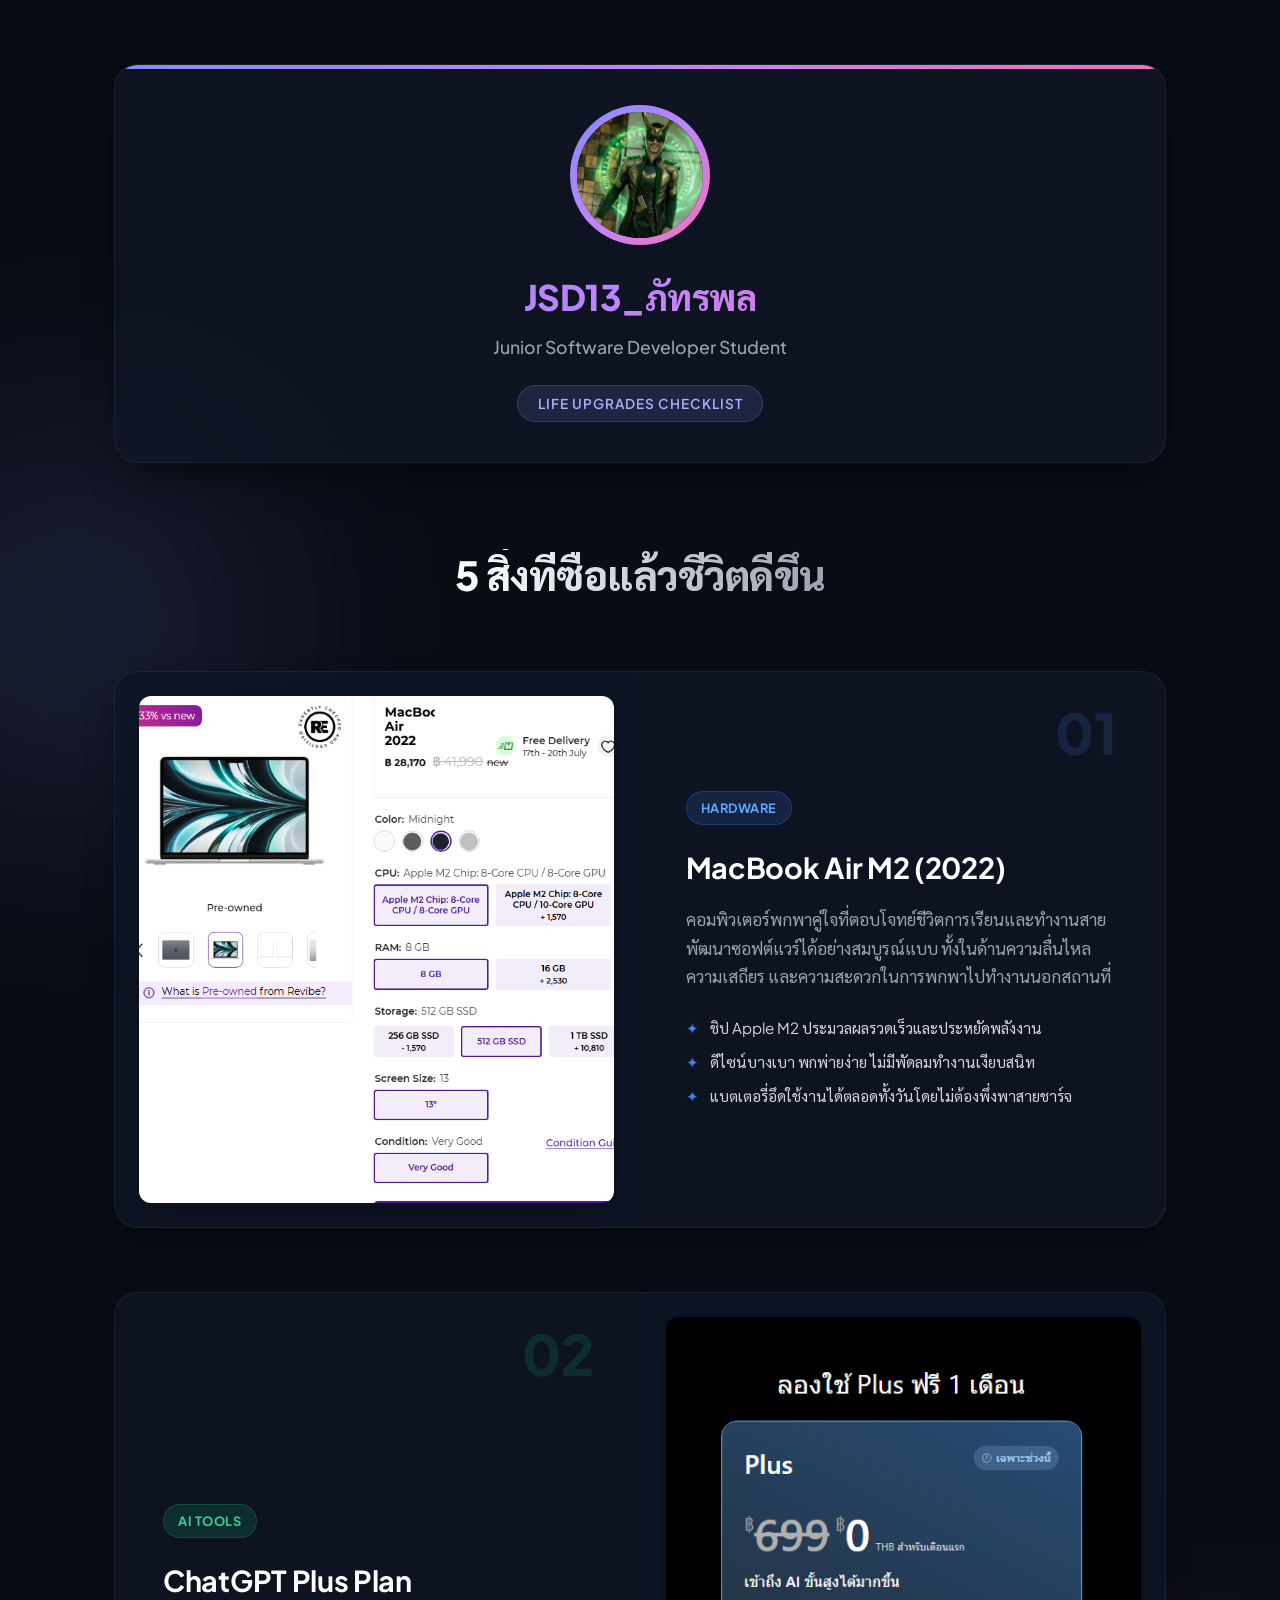
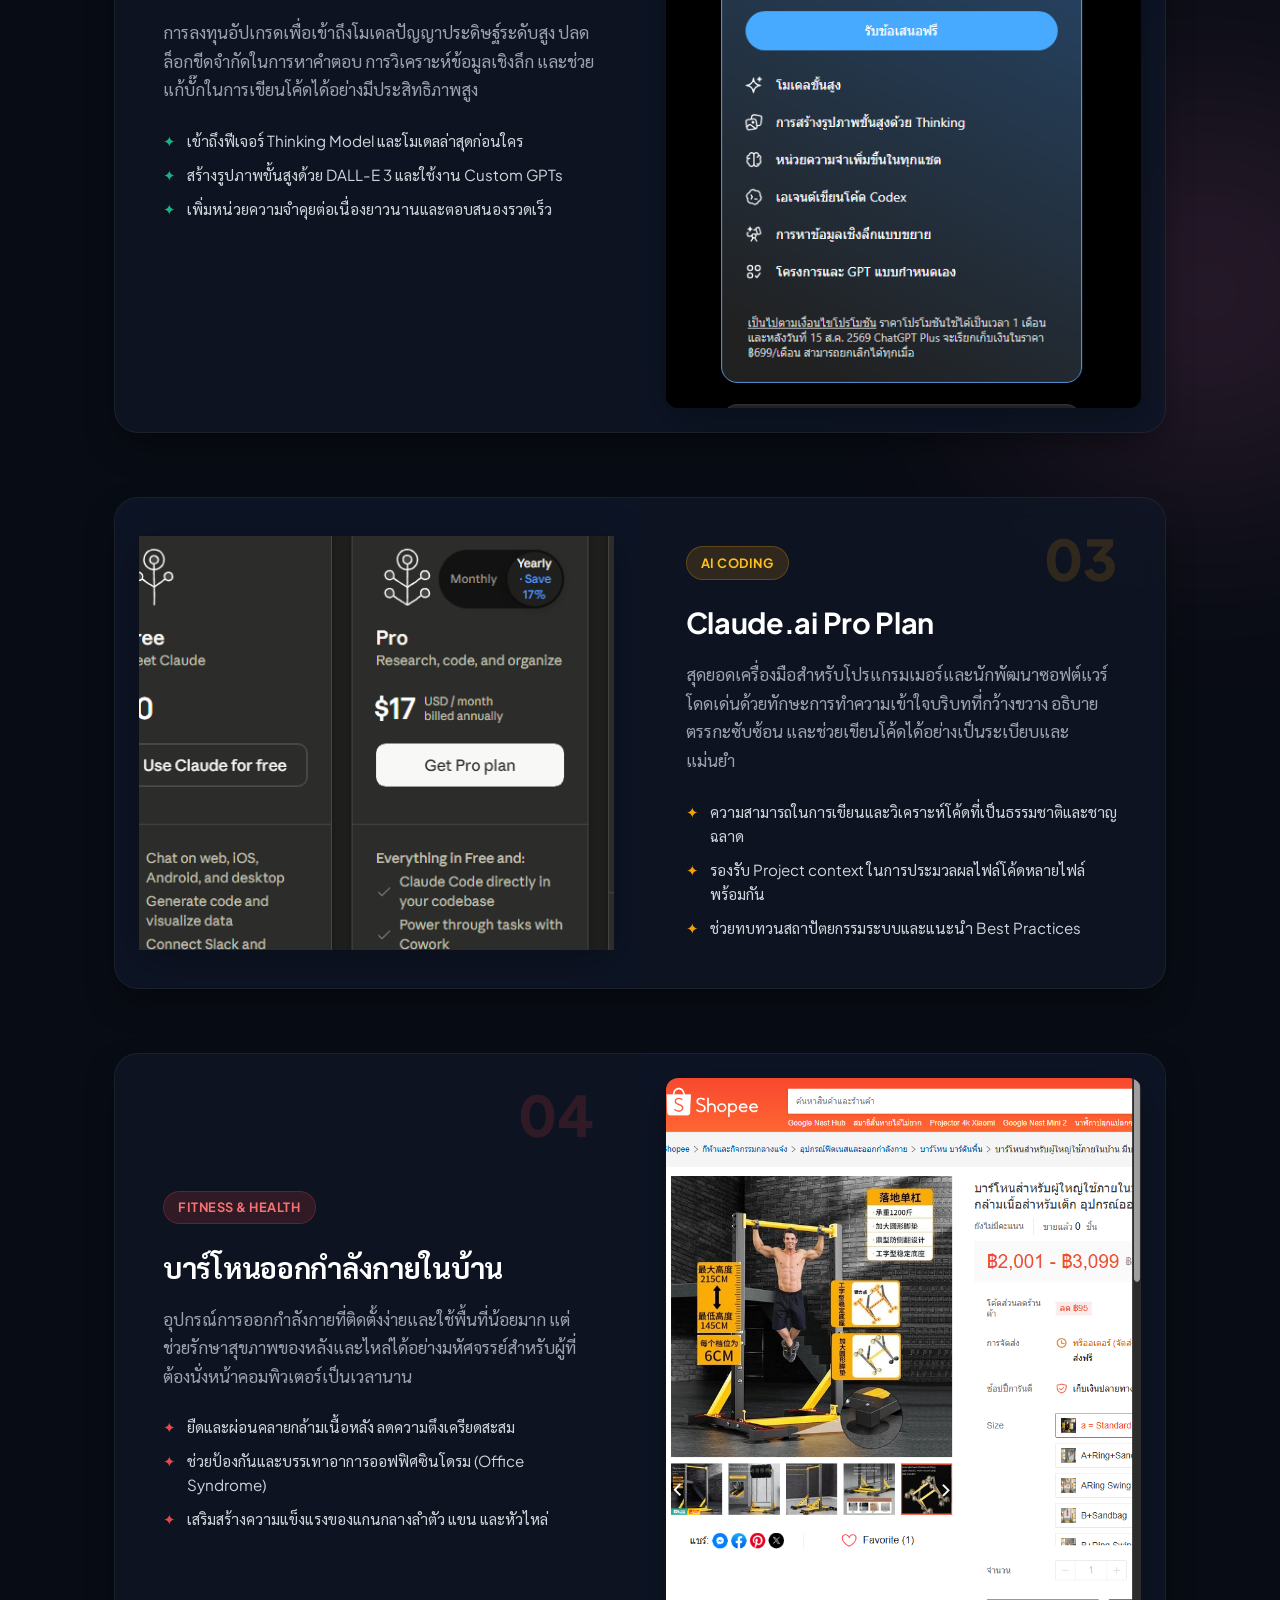
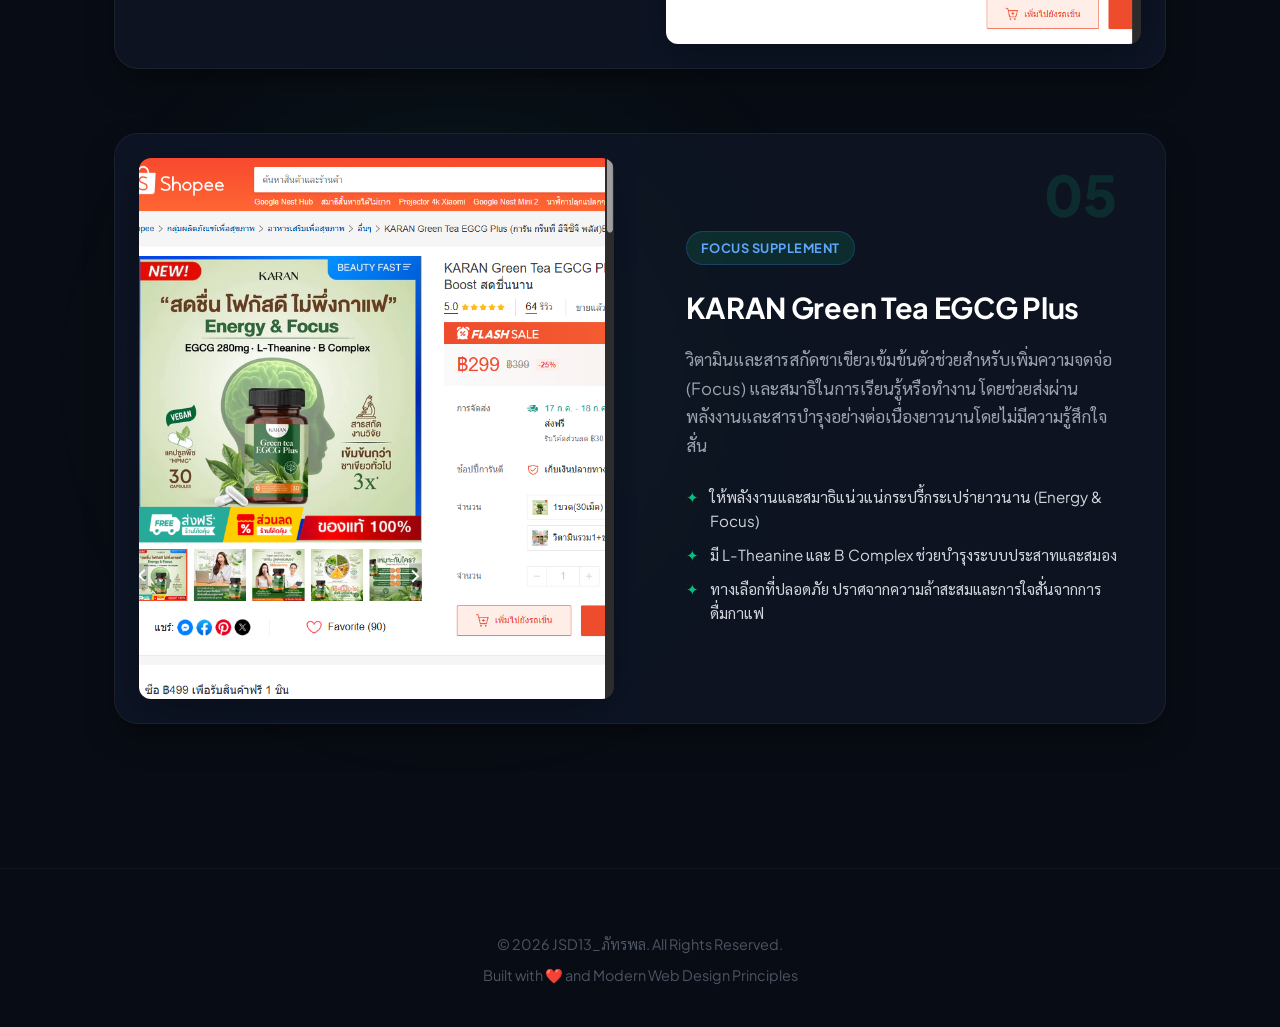
<file: daily openings 5Things/index.html>
<!DOCTYPE html>
<html lang="th">
<head>
    <meta charset="UTF-8">
    <meta name="viewport" content="width=device-width, initial-scale=1.0">
    <title>5 สิ่งที่ซื้อแล้วชีวิตดีขึ้น - JSD13_ภัทรพล</title>
    <!-- Google Fonts -->
    <link rel="preconnect" href="https://fonts.googleapis.com">
    <link rel="preconnect" href="https://fonts.gstatic.com" crossorigin>
    <link href="https://fonts.googleapis.com/css2?family=Plus+Jakarta+Sans:wght@300;400;500;600;700;800&family=Sarabun:wght@300;400;500;600;700;800&display=swap" rel="stylesheet">
    
    <style>
        :root {
            --bg-primary: #080c14;
            --bg-secondary: #0f172a;
            --card-bg: rgba(17, 24, 39, 0.7);
            --card-border: rgba(255, 255, 255, 0.06);
            --text-primary: #f3f4f6;
            --text-secondary: #9ca3af;
            
            /* Gradients */
            --gradient-accent-1: linear-gradient(135deg, #818cf8 0%, #c084fc 50%, #f472b6 100%);
            --gradient-macbook: linear-gradient(135deg, #3b82f6 0%, #8b5cf6 100%);
            --gradient-chatgpt: linear-gradient(135deg, #10b981 0%, #059669 100%);
            --gradient-claude: linear-gradient(135deg, #f59e0b 0%, #d97706 100%);
            --gradient-pullup: linear-gradient(135deg, #ef4444 0%, #b91c1c 100%);
            --gradient-vitamin: linear-gradient(135deg, #10b981 0%, #3b82f6 100%);
        }

        * {
            margin: 0;
            padding: 0;
            box-sizing: border-box;
        }

        body {
            font-family: 'Plus Jakarta Sans', 'Sarabun', sans-serif;
            background-color: var(--bg-primary);
            color: var(--text-primary);
            line-height: 1.6;
            overflow-x: hidden;
            position: relative;
        }

        /* Ambient Background Blobs */
        .ambient-blob {
            position: absolute;
            width: 400px;
            height: 400px;
            border-radius: 50%;
            filter: blur(120px);
            z-index: -1;
            opacity: 0.15;
            pointer-events: none;
        }

        .blob-1 {
            top: 10%;
            left: -10%;
            background: #818cf8;
        }

        .blob-2 {
            top: 40%;
            right: -10%;
            background: #f472b6;
        }

        .blob-3 {
            top: 80%;
            left: 20%;
            background: #10b981;
        }

        /* Container */
        .container {
            max-width: 1100px;
            margin: 0 auto;
            padding: 4rem 1.5rem;
        }

        /* Profile Header */
        .profile-card {
            background: var(--card-bg);
            border: 1px solid var(--card-border);
            border-radius: 24px;
            padding: 2.5rem;
            text-align: center;
            backdrop-filter: blur(12px);
            box-shadow: 0 20px 40px -15px rgba(0, 0, 0, 0.7);
            margin-bottom: 5rem;
            position: relative;
            overflow: hidden;
        }

        .profile-card::before {
            content: '';
            position: absolute;
            top: 0;
            left: 0;
            right: 0;
            height: 4px;
            background: var(--gradient-accent-1);
        }

        .profile-img-container {
            position: relative;
            width: 140px;
            height: 140px;
            margin: 0 auto 1.5rem;
        }

        .profile-img {
            width: 140px;
            height: 140px;
            border-radius: 50%;
            object-fit: cover;
            border: 3px solid transparent;
            background-image: linear-gradient(var(--bg-secondary), var(--bg-secondary)), var(--gradient-accent-1);
            background-origin: border-box;
            background-clip: content-box, border-box;
            padding: 4px;
            transition: transform 0.5s ease;
        }

        .profile-card:hover .profile-img {
            transform: rotate(360deg);
        }

        .profile-name {
            font-size: 2.2rem;
            font-weight: 800;
            margin-bottom: 0.5rem;
            background: var(--gradient-accent-1);
            -webkit-background-clip: text;
            -webkit-text-fill-color: transparent;
            letter-spacing: -0.5px;
        }

        .profile-title {
            font-size: 1.1rem;
            color: var(--text-secondary);
            font-weight: 500;
            margin-bottom: 1.5rem;
        }

        .profile-badge {
            display: inline-block;
            background: rgba(129, 140, 248, 0.15);
            color: #a5b4fc;
            padding: 0.4rem 1.2rem;
            border-radius: 50px;
            font-size: 0.85rem;
            font-weight: 600;
            text-transform: uppercase;
            letter-spacing: 1px;
            border: 1px solid rgba(129, 140, 248, 0.25);
        }

        /* Section Title */
        .section-title {
            text-align: center;
            font-size: 2.5rem;
            font-weight: 800;
            margin-bottom: 4rem;
            letter-spacing: -0.5px;
            position: relative;
        }

        .section-title span {
            background: linear-gradient(to right, #ffffff, #9ca3af);
            -webkit-background-clip: text;
            -webkit-text-fill-color: transparent;
        }

        /* List Items (Timeline / Cards Grid) */
        .items-list {
            display: flex;
            flex-direction: column;
            gap: 4rem;
        }

        .item-card {
            display: flex;
            background: var(--card-bg);
            border: 1px solid var(--card-border);
            border-radius: 24px;
            overflow: hidden;
            backdrop-filter: blur(12px);
            box-shadow: 0 15px 35px -10px rgba(0, 0, 0, 0.5);
            transition: all 0.4s cubic-bezier(0.16, 1, 0.3, 1);
        }

        .item-card:hover {
            transform: translateY(-8px);
            box-shadow: 0 25px 50px -15px rgba(129, 140, 248, 0.15);
            border-color: rgba(129, 140, 248, 0.2);
        }

        /* Alternating layout styling */
        .item-card:nth-child(even) {
            flex-direction: row-reverse;
        }

        /* Image Section */
        .item-image-wrapper {
            flex: 1.1;
            position: relative;
            background: rgba(15, 23, 42, 0.5);
            display: flex;
            align-items: center;
            justify-content: center;
            padding: 1.5rem;
            min-height: 350px;
            overflow: hidden;
        }

        .item-image {
            width: 100%;
            height: 100%;
            object-fit: contain;
            border-radius: 12px;
            transition: transform 0.6s cubic-bezier(0.16, 1, 0.3, 1);
            filter: drop-shadow(0 10px 20px rgba(0,0,0,0.3));
        }

        .item-card:hover .item-image {
            transform: scale(1.05);
        }

        /* Content Section */
        .item-content {
            flex: 1;
            padding: 3rem;
            display: flex;
            flex-direction: column;
            justify-content: center;
            position: relative;
        }

        .item-number {
            font-size: 3.5rem;
            font-weight: 900;
            line-height: 1;
            margin-bottom: 1rem;
            opacity: 0.15;
            position: absolute;
            top: 2rem;
            right: 3rem;
            font-family: 'Plus Jakarta Sans', sans-serif;
        }

        .item-tag {
            align-self: flex-start;
            padding: 0.35rem 0.9rem;
            border-radius: 50px;
            font-size: 0.8rem;
            font-weight: 700;
            text-transform: uppercase;
            letter-spacing: 0.5px;
            margin-bottom: 1.2rem;
        }

        .item-title {
            font-size: 1.8rem;
            font-weight: 700;
            margin-bottom: 1rem;
            color: #ffffff;
            letter-spacing: -0.3px;
        }

        .item-desc {
            color: var(--text-secondary);
            font-size: 1.05rem;
            line-height: 1.7;
            margin-bottom: 1.5rem;
        }

        .item-features {
            list-style: none;
            display: flex;
            flex-direction: column;
            gap: 0.6rem;
        }

        .item-features li {
            position: relative;
            padding-left: 1.5rem;
            font-size: 0.95rem;
            color: #d1d5db;
        }

        .item-features li::before {
            content: "✦";
            position: absolute;
            left: 0;
            top: 0;
        }

        /* Card specific gradients & text colors */
        .card-macbook .item-number { color: #3b82f6; }
        .card-macbook .item-tag { background: rgba(59, 130, 246, 0.15); color: #60a5fa; border: 1px solid rgba(59, 130, 246, 0.25); }
        .card-macbook .item-features li::before { color: #3b82f6; }

        .card-chatgpt .item-number { color: #10b981; }
        .card-chatgpt .item-tag { background: rgba(16, 185, 129, 0.15); color: #34d399; border: 1px solid rgba(16, 185, 129, 0.25); }
        .card-chatgpt .item-features li::before { color: #10b981; }

        .card-claude .item-number { color: #f59e0b; }
        .card-claude .item-tag { background: rgba(245, 158, 11, 0.15); color: #fbbf24; border: 1px solid rgba(245, 158, 11, 0.25); }
        .card-claude .item-features li::before { color: #f59e0b; }

        .card-pullup .item-number { color: #ef4444; }
        .card-pullup .item-tag { background: rgba(239, 68, 68, 0.15); color: #f87171; border: 1px solid rgba(239, 68, 68, 0.25); }
        .card-pullup .item-features li::before { color: #ef4444; }

        .card-vitamin .item-number { color: #10b981; }
        .card-vitamin .item-tag { background: rgba(16, 185, 129, 0.15); color: #60a5fa; border: 1px solid rgba(59, 130, 246, 0.25); }
        .card-vitamin .item-features li::before { color: #10b981; }

        /* Footer */
        footer {
            text-align: center;
            padding: 4rem 1.5rem 2rem;
            color: #4b5563;
            font-size: 0.9rem;
            border-top: 1px solid rgba(255, 255, 255, 0.03);
            margin-top: 5rem;
        }

        footer p {
            margin-bottom: 0.5rem;
        }

        /* Responsive Design */
        @media (max-width: 900px) {
            .item-card, .item-card:nth-child(even) {
                flex-direction: column;
            }

            .item-image-wrapper {
                min-height: 280px;
                max-height: 320px;
            }

            .item-content {
                padding: 2rem;
            }

            .item-number {
                top: 1.5rem;
                right: 2rem;
                font-size: 2.8rem;
            }
        }

        @media (max-width: 600px) {
            .container {
                padding: 2rem 1rem;
            }

            .profile-card {
                padding: 1.5rem;
                margin-bottom: 3rem;
            }

            .profile-name {
                font-size: 1.8rem;
            }

            .section-title {
                font-size: 1.8rem;
                margin-bottom: 2.5rem;
            }

            .item-title {
                font-size: 1.4rem;
            }

            .item-desc {
                font-size: 0.95rem;
            }
        }
    </style>
</head>
<body>

    <!-- Ambient Glow Effects -->
    <div class="ambient-blob blob-1"></div>
    <div class="ambient-blob blob-2"></div>
    <div class="ambient-blob blob-3"></div>

    <div class="container">
        <!-- Profile Header -->
        <header class="profile-card">
            <div class="profile-img-container">
                <img src="images/loki_avatar.png" alt="JSD13_ภัทรพล Profile" class="profile-img">
            </div>
            <h1 class="profile-name">JSD13_ภัทรพล</h1>
            <p class="profile-title">Junior Software Developer Student</p>
            <span class="profile-badge">Life Upgrades Checklist</span>
        </header>

        <!-- Main Title -->
        <h2 class="section-title">
            <span>5 สิ่งที่ซื้อแล้วชีวิตดีขึ้น</span>
        </h2>

        <!-- Items List -->
        <div class="items-list">
            
            <!-- Item 1: MacBook Air -->
            <div class="item-card card-macbook">
                <div class="item-image-wrapper">
                    <img src="images/macbook.png" alt="MacBook Air" class="item-image">
                </div>
                <div class="item-content">
                    <span class="item-number">01</span>
                    <span class="item-tag">Hardware</span>
                    <h3 class="item-title">MacBook Air M2 (2022)</h3>
                    <p class="item-desc">
                        คอมพิวเตอร์พกพาคู่ใจที่ตอบโจทย์ชีวิตการเรียนและทำงานสายพัฒนาซอฟต์แวร์ได้อย่างสมบูรณ์แบบ ทั้งในด้านความลื่นไหล ความเสถียร และความสะดวกในการพกพาไปทำงานนอกสถานที่
                    </p>
                    <ul class="item-features">
                        <li>ชิป Apple M2 ประมวลผลรวดเร็วและประหยัดพลังงาน</li>
                        <li>ดีไซน์บางเบา พกพ่ายง่าย ไม่มีพัดลมทำงานเงียบสนิท</li>
                        <li>แบตเตอรี่อึดใช้งานได้ตลอดทั้งวันโดยไม่ต้องพึ่งพาสายชาร์จ</li>
                    </ul>
                </div>
            </div>

            <!-- Item 2: ChatGPT Plus -->
            <div class="item-card card-chatgpt">
                <div class="item-image-wrapper">
                    <img src="images/chatgpt.png" alt="ChatGPT Plus Plan" class="item-image">
                </div>
                <div class="item-content">
                    <span class="item-number">02</span>
                    <span class="item-tag">AI Tools</span>
                    <h3 class="item-title">ChatGPT Plus Plan</h3>
                    <p class="item-desc">
                        การลงทุนอัปเกรดเพื่อเข้าถึงโมเดลปัญญาประดิษฐ์ระดับสูง ปลดล็อกขีดจำกัดในการหาคำตอบ การวิเคราะห์ข้อมูลเชิงลึก และช่วยแก้บั๊กในการเขียนโค้ดได้อย่างมีประสิทธิภาพสูง
                    </p>
                    <ul class="item-features">
                        <li>เข้าถึงฟีเจอร์ Thinking Model และโมเดลล่าสุดก่อนใคร</li>
                        <li>สร้างรูปภาพขั้นสูงด้วย DALL-E 3 และใช้งาน Custom GPTs</li>
                        <li>เพิ่มหน่วยความจำคุยต่อเนื่องยาวนานและตอบสนองรวดเร็ว</li>
                    </ul>
                </div>
            </div>

            <!-- Item 3: Claude.ai Pro -->
            <div class="item-card card-claude">
                <div class="item-image-wrapper">
                    <img src="images/claude.png" alt="Claude.ai Pro Plan" class="item-image">
                </div>
                <div class="item-content">
                    <span class="item-number">03</span>
                    <span class="item-tag">AI Coding</span>
                    <h3 class="item-title">Claude.ai Pro Plan</h3>
                    <p class="item-desc">
                        สุดยอดเครื่องมือสำหรับโปรแกรมเมอร์และนักพัฒนาซอฟต์แวร์ โดดเด่นด้วยทักษะการทำความเข้าใจบริบทที่กว้างขวาง อธิบายตรรกะซับซ้อน และช่วยเขียนโค้ดได้อย่างเป็นระเบียบและแม่นยำ
                    </p>
                    <ul class="item-features">
                        <li>ความสามารถในการเขียนและวิเคราะห์โค้ดที่เป็นธรรมชาติและชาญฉลาด</li>
                        <li>รองรับ Project context ในการประมวลผลไฟล์โค้ดหลายไฟล์พร้อมกัน</li>
                        <li>ช่วยทบทวนสถาปัตยกรรมระบบและแนะนำ Best Practices</li>
                    </ul>
                </div>
            </div>

            <!-- Item 4: Pull-up Bar -->
            <div class="item-card card-pullup">
                <div class="item-image-wrapper">
                    <img src="images/pullupbar.png" alt="Home Pull-up Bar" class="item-image">
                </div>
                <div class="item-content">
                    <span class="item-number">04</span>
                    <span class="item-tag">Fitness & Health</span>
                    <h3 class="item-title">บาร์โหนออกกำลังกายในบ้าน</h3>
                    <p class="item-desc">
                        อุปกรณ์การออกกำลังกายที่ติดตั้งง่ายและใช้พื้นที่น้อยมาก แต่ช่วยรักษาสุขภาพของหลังและไหล่ได้อย่างมหัศจรรย์สำหรับผู้ที่ต้องนั่งหน้าคอมพิวเตอร์เป็นเวลานาน
                    </p>
                    <ul class="item-features">
                        <li>ยืดและผ่อนคลายกล้ามเนื้อหลัง ลดความตึงเครียดสะสม</li>
                        <li>ช่วยป้องกันและบรรเทาอาการออฟฟิศซินโดรม (Office Syndrome)</li>
                        <li>เสริมสร้างความแข็งแรงของแกนกลางลำตัว แขน และหัวไหล่</li>
                    </ul>
                </div>
            </div>

            <!-- Item 5: Green Tea Supplement -->
            <div class="item-card card-vitamin">
                <div class="item-image-wrapper">
                    <img src="images/vitamin.png" alt="KARAN Green Tea EGCG Plus" class="item-image">
                </div>
                <div class="item-content">
                    <span class="item-number">05</span>
                    <span class="item-tag">Focus Supplement</span>
                    <h3 class="item-title">KARAN Green Tea EGCG Plus</h3>
                    <p class="item-desc">
                        วิตามินและสารสกัดชาเขียวเข้มข้นตัวช่วยสำหรับเพิ่มความจดจ่อ (Focus) และสมาธิในการเรียนรู้หรือทำงาน โดยช่วยส่งผ่านพลังงานและสารบำรุงอย่างต่อเนื่องยาวนานโดยไม่มีความรู้สึกใจสั่น
                    </p>
                    <ul class="item-features">
                        <li>ให้พลังงานและสมาธิแน่วแน่กระปรี้กระเปร่ายาวนาน (Energy & Focus)</li>
                        <li>มี L-Theanine และ B Complex ช่วยบำรุงระบบประสาทและสมอง</li>
                        <li>ทางเลือกที่ปลอดภัย ปราศจากความล้าสะสมและการใจสั่นจากการดื่มกาแฟ</li>
                    </ul>
                </div>
            </div>

        </div>
    </div>

    <!-- Footer -->
    <footer>
        <p>&copy; 2026 JSD13_ภัทรพล. All Rights Reserved.</p>
        <p>Built with ❤️ and Modern Web Design Principles</p>
    </footer>

</body>
</html>
</file>
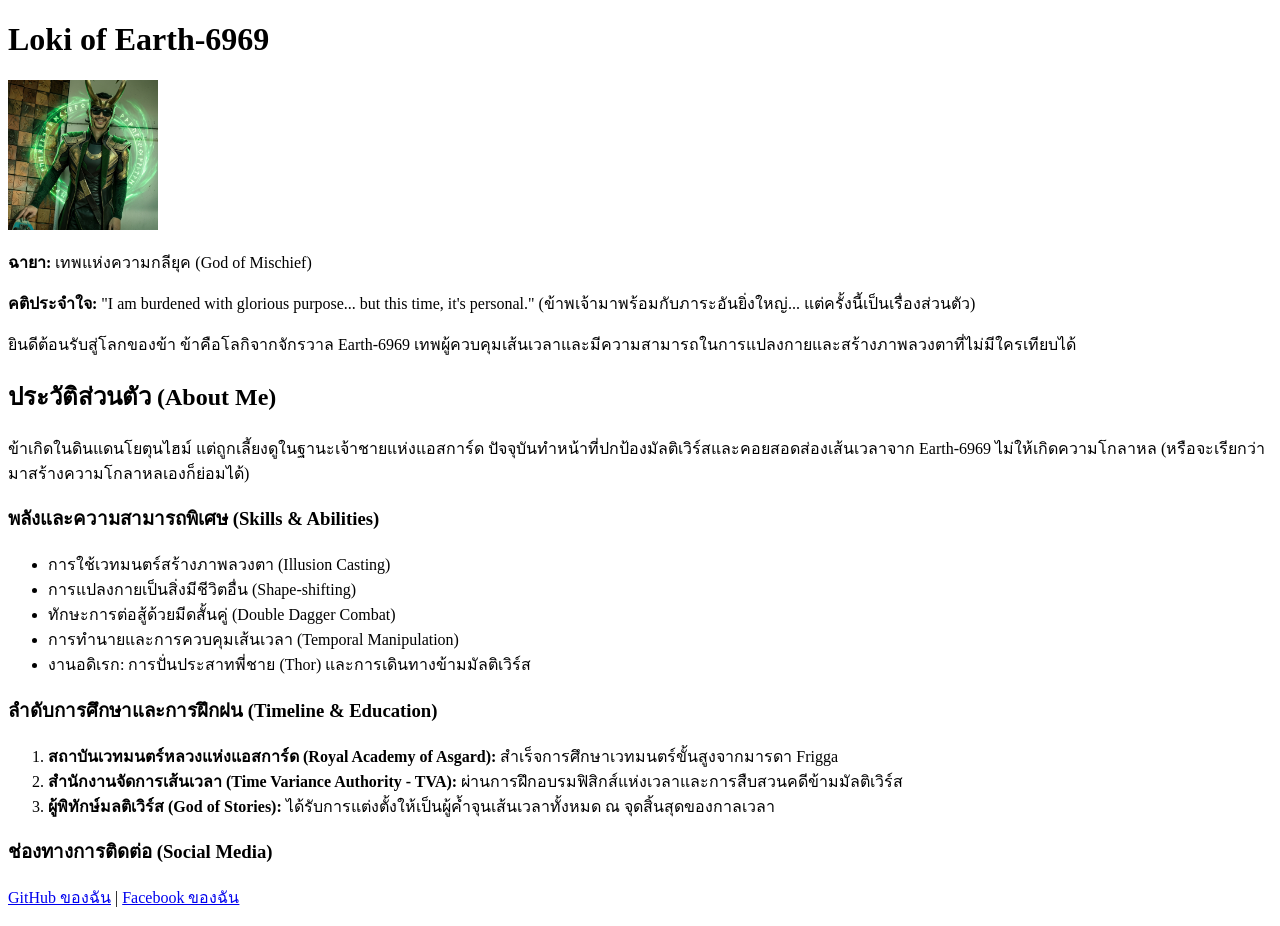
<file: HTML/index.html>
<!DOCTYPE html>
<html lang="th">
<head>
    <meta charset="UTF-8">
    <meta name="viewport" content="width=device-width, initial-scale=1.0">
    <title>Loki's Portfolio - Earth-6969</title>
</head>

<body>
    <!-- h1: ตั้งชื่อตัวเองให้เด่นที่สุด -->
    <h1>Loki of Earth-6969</h1>

    <!-- img: ใส่รูปโปรไฟล์ หรือรูป Avatar ที่ชอบ -->
    <img src="loki_avatar.png" alt="Loki of Earth-6969 Avatar" width="150" height="150">

    <!-- p: เขียนไบโอแนะนำตัวสั้นๆ สโลแกนประจำใจ หรือคติพจน์ในการใช้ชีวิต -->
    <p><strong>ฉายา:</strong> เทพแห่งความกลียุค (God of Mischief)</p>
    <p><strong>คติประจำใจ:</strong> "I am burdened with glorious purpose... but this time, it's personal." (ข้าพเจ้ามาพร้อมกับภาระอันยิ่งใหญ่... แต่ครั้งนี้เป็นเรื่องส่วนตัว)</p>
    <p>ยินดีต้อนรับสู่โลกของข้า ข้าคือโลกิจากจักรวาล Earth-6969 เทพผู้ควบคุมเส้นเวลาและมีความสามารถในการแปลงกายและสร้างภาพลวงตาที่ไม่มีใครเทียบได้</p>

    <!-- h2: แบ่งหัวข้อประวัติส่วนตัว -->
    <h2>ประวัติส่วนตัว (About Me)</h2>
    <p>ข้าเกิดในดินแดนโยตุนไฮม์ แต่ถูกเลี้ยงดูในฐานะเจ้าชายแห่งแอสการ์ด ปัจจุบันทำหน้าที่ปกป้องมัลติเวิร์สและคอยสอดส่องเส้นเวลาจาก Earth-6969 ไม่ให้เกิดความโกลาหล (หรือจะเรียกว่ามาสร้างความโกลาหลเองก็ย่อมได้)</p>

    <!-- h3: แบ่งหัวข้อย่อย -->
    <h3>พลังและความสามารถพิเศษ (Skills & Abilities)</h3>
    
    <!-- ul: ลิสต์สิ่งที่ไม่ต้องเรียงลำดับ เช่น สกิลที่ถนัด หรืองานอดิเรก -->
    <ul>
        <li>การใช้เวทมนตร์สร้างภาพลวงตา (Illusion Casting)</li>
        <li>การแปลงกายเป็นสิ่งมีชีวิตอื่น (Shape-shifting)</li>
        <li>ทักษะการต่อสู้ด้วยมีดสั้นคู่ (Double Dagger Combat)</li>
        <li>การทำนายและการควบคุมเส้นเวลา (Temporal Manipulation)</li>
        <li>งานอดิเรก: การปั่นประสาทพี่ชาย (Thor) และการเดินทางข้ามมัลติเวิร์ส</li>
    </ul>

    <!-- h3: แบ่งหัวข้อย่อย -->
    <h3>ลำดับการศึกษาและการฝึกฝน (Timeline & Education)</h3>

    <!-- ol: ลิสต์สิ่งที่ต้องเรียงลำดับ -->
    <ol>
        <li><strong>สถาบันเวทมนตร์หลวงแห่งแอสการ์ด (Royal Academy of Asgard):</strong> สำเร็จการศึกษาเวทมนตร์ขั้นสูงจากมารดา Frigga</li>
        <li><strong>สำนักงานจัดการเส้นเวลา (Time Variance Authority - TVA):</strong> ผ่านการฝึกอบรมฟิสิกส์แห่งเวลาและการสืบสวนคดีข้ามมัลติเวิร์ส</li>
        <li><strong>ผู้พิทักษ์มลติเวิร์ส (God of Stories):</strong> ได้รับการแต่งตั้งให้เป็นผู้ค้ำจุนเส้นเวลาทั้งหมด ณ จุดสิ้นสุดของกาลเวลา</li>
    </ol>

    <!-- h3: หัวข้อช่องทางติดต่อ -->
    <h3>ช่องทางการติดต่อ (Social Media)</h3>

    <!-- a: ทำปุ่มลิงก์ไปหา Social Media -->
    <p>
        <a href="https://github.com/pattaraponsaksee-cloud" target="_blank">GitHub ของฉัน</a> | 
        <a href="https://www.facebook.com/Pattarapon34" target="_blank">Facebook ของฉัน</a>
    </p>
</body>
</html>
</file>
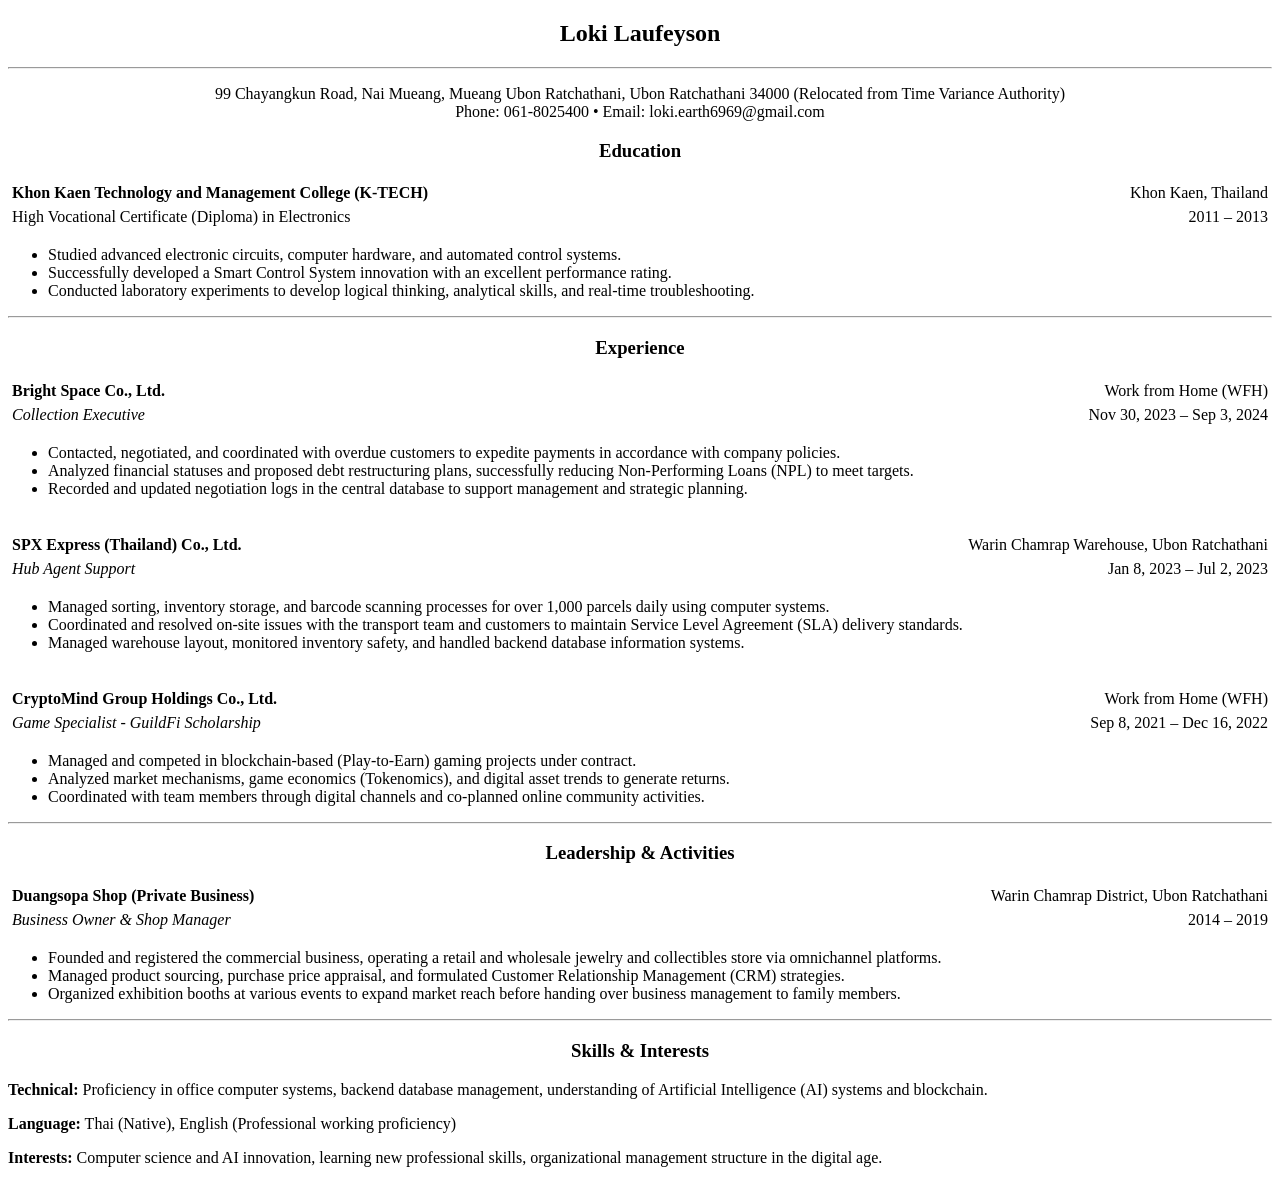
<file: Loki-CV/index.html>
﻿<!DOCTYPE html>
<html lang="en">
<head>
  <meta charset="UTF-8" />
  <title>Curriculum Vitae – Loki Laufeyson</title>
</head>
<body>

  <!-- HEADER -->
  <center>
    <h2>Loki Laufeyson</h2>
    <hr />
    <p>
      99 Chayangkun Road, Nai Mueang, Mueang Ubon Ratchathani, Ubon Ratchathani 34000 (Relocated from Time Variance Authority)
      <br />
      Phone: 061-8025400 &bull; Email: loki.earth6969@gmail.com
    </p>
  </center>

  <!-- EDUCATION -->
  <center><h3>Education</h3></center>

  <table width="100%" border="0" cellpadding="2">
    <tr>
      <td><b>Khon Kaen Technology and Management College (K-TECH)</b></td>
      <td align="right">Khon Kaen, Thailand</td>
    </tr>
    <tr>
      <td>High Vocational Certificate (Diploma) in Electronics</td>
      <td align="right">2011 &ndash; 2013</td>
    </tr>
  </table>
  <ul>
    <li>Studied advanced electronic circuits, computer hardware, and automated control systems.</li>
    <li>Successfully developed a Smart Control System innovation with an excellent performance rating.</li>
    <li>Conducted laboratory experiments to develop logical thinking, analytical skills, and real-time troubleshooting.</li>
  </ul>

  <hr />

  <!-- EXPERIENCE -->
  <center><h3>Experience</h3></center>

  <!-- Experience 1 -->
  <table width="100%" border="0" cellpadding="2">
    <tr>
      <td><b>Bright Space Co., Ltd.</b></td>
      <td align="right">Work from Home (WFH)</td>
    </tr>
    <tr>
      <td><i>Collection Executive</i></td>
      <td align="right">Nov 30, 2023 &ndash; Sep 3, 2024</td>
    </tr>
  </table>
  <ul>
    <li>Contacted, negotiated, and coordinated with overdue customers to expedite payments in accordance with company policies.</li>
    <li>Analyzed financial statuses and proposed debt restructuring plans, successfully reducing Non-Performing Loans (NPL) to meet targets.</li>
    <li>Recorded and updated negotiation logs in the central database to support management and strategic planning.</li>
  </ul>

  <br />

  <!-- Experience 2 -->
  <table width="100%" border="0" cellpadding="2">
    <tr>
      <td><b>SPX Express (Thailand) Co., Ltd.</b></td>
      <td align="right">Warin Chamrap Warehouse, Ubon Ratchathani</td>
    </tr>
    <tr>
      <td><i>Hub Agent Support</i></td>
      <td align="right">Jan 8, 2023 &ndash; Jul 2, 2023</td>
    </tr>
  </table>
  <ul>
    <li>Managed sorting, inventory storage, and barcode scanning processes for over 1,000 parcels daily using computer systems.</li>
    <li>Coordinated and resolved on-site issues with the transport team and customers to maintain Service Level Agreement (SLA) delivery standards.</li>
    <li>Managed warehouse layout, monitored inventory safety, and handled backend database information systems.</li>
  </ul>

  <br />

  <!-- Experience 3 -->
  <table width="100%" border="0" cellpadding="2">
    <tr>
      <td><b>CryptoMind Group Holdings Co., Ltd.</b></td>
      <td align="right">Work from Home (WFH)</td>
    </tr>
    <tr>
      <td><i>Game Specialist - GuildFi Scholarship</i></td>
      <td align="right">Sep 8, 2021 &ndash; Dec 16, 2022</td>
    </tr>
  </table>
  <ul>
    <li>Managed and competed in blockchain-based (Play-to-Earn) gaming projects under contract.</li>
    <li>Analyzed market mechanisms, game economics (Tokenomics), and digital asset trends to generate returns.</li>
    <li>Coordinated with team members through digital channels and co-planned online community activities.</li>
  </ul>

  <hr />

  <!-- LEADERSHIP & ACTIVITIES -->
  <center><h3>Leadership &amp; Activities</h3></center>

  <table width="100%" border="0" cellpadding="2">
    <tr>
      <td><b>Duangsopa Shop (Private Business)</b></td>
      <td align="right">Warin Chamrap District, Ubon Ratchathani</td>
    </tr>
    <tr>
      <td><i>Business Owner &amp; Shop Manager</i></td>
      <td align="right">2014 &ndash; 2019</td>
    </tr>
  </table>
  <ul>
    <li>Founded and registered the commercial business, operating a retail and wholesale jewelry and collectibles store via omnichannel platforms.</li>
    <li>Managed product sourcing, purchase price appraisal, and formulated Customer Relationship Management (CRM) strategies.</li>
    <li>Organized exhibition booths at various events to expand market reach before handing over business management to family members.</li>
  </ul>

  <hr />

  <!-- SKILLS & INTERESTS -->
  <center><h3>Skills &amp; Interests</h3></center>

  <p><b>Technical:</b> Proficiency in office computer systems, backend database management, understanding of Artificial Intelligence (AI) systems and blockchain.</p>
  <p><b>Language:</b> Thai (Native), English (Professional working proficiency)</p>
  <p><b>Interests:</b> Computer science and AI innovation, learning new professional skills, organizational management structure in the digital age.</p>

</body>
</html>
</file>
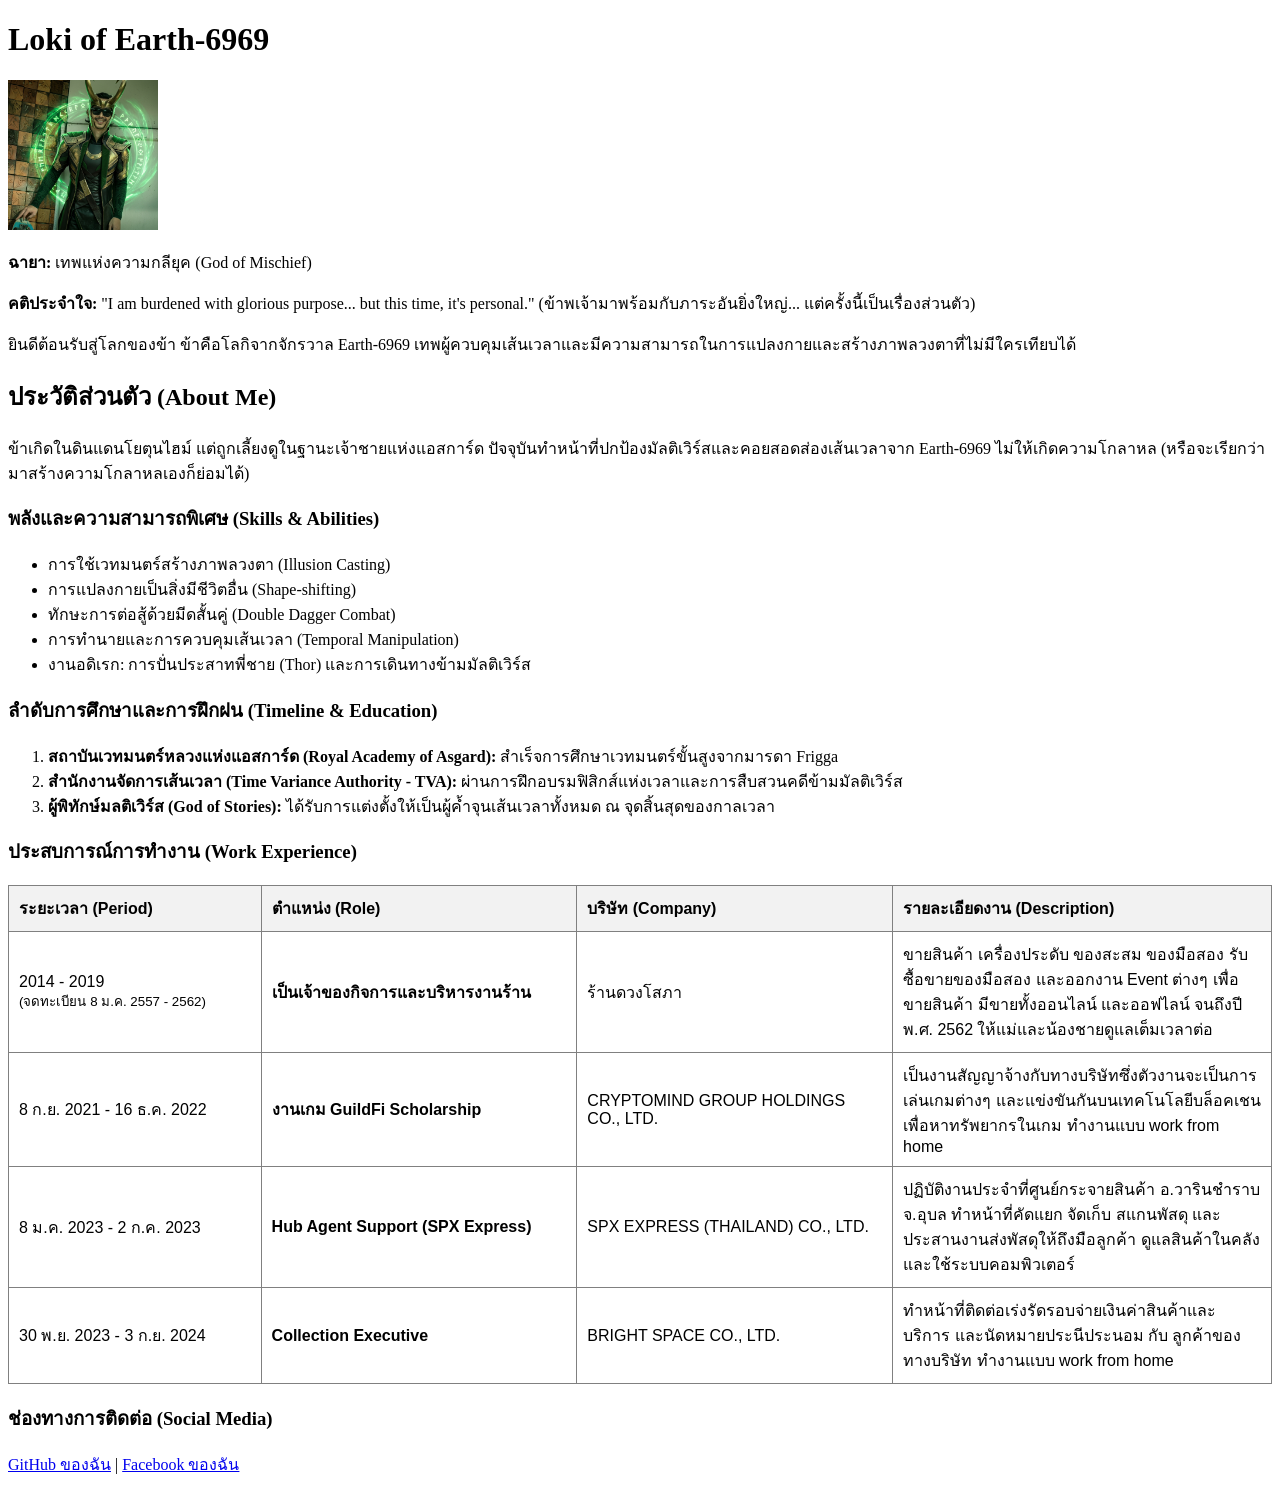
<file: Loki-Portfolio/index.html>
<!DOCTYPE html>
<html lang="th">
<head>
    <meta charset="UTF-8">
    <meta name="viewport" content="width=device-width, initial-scale=1.0">
    <title>Loki's Portfolio - Earth-6969</title>
</head>
<body>
    <!-- h1: ตั้งชื่อตัวเองให้เด่นที่สุด -->
    <h1>Loki of Earth-6969</h1>

    <!-- img: ใส่รูปโปรไฟล์ หรือรูป Avatar ที่ชอบ -->
    <img src="loki_avatar.png" alt="Loki of Earth-6969 Avatar" width="150" height="150">

    <!-- p: เขียนไบโอแนะนำตัวสั้นๆ สโลแกนประจำใจ หรือคติพจน์ในการใช้ชีวิต -->
    <p><strong>ฉายา:</strong> เทพแห่งความกลียุค (God of Mischief)</p>
    <p><strong>คติประจำใจ:</strong> "I am burdened with glorious purpose... but this time, it's personal." (ข้าพเจ้ามาพร้อมกับภาระอันยิ่งใหญ่... แต่ครั้งนี้เป็นเรื่องส่วนตัว)</p>
    <p>ยินดีต้อนรับสู่โลกของข้า ข้าคือโลกิจากจักรวาล Earth-6969 เทพผู้ควบคุมเส้นเวลาและมีความสามารถในการแปลงกายและสร้างภาพลวงตาที่ไม่มีใครเทียบได้</p>

    <!-- h2: แบ่งหัวข้อประวัติส่วนตัว -->
    <h2>ประวัติส่วนตัว (About Me)</h2>
    <p>ข้าเกิดในดินแดนโยตุนไฮม์ แต่ถูกเลี้ยงดูในฐานะเจ้าชายแห่งแอสการ์ด ปัจจุบันทำหน้าที่ปกป้องมัลติเวิร์สและคอยสอดส่องเส้นเวลาจาก Earth-6969 ไม่ให้เกิดความโกลาหล (หรือจะเรียกว่ามาสร้างความโกลาหลเองก็ย่อมได้)</p>

    <!-- h3: แบ่งหัวข้อย่อย -->
    <h3>พลังและความสามารถพิเศษ (Skills & Abilities)</h3>
    
    <!-- ul: ลิสต์สิ่งที่ไม่ต้องเรียงลำดับ เช่น สกิลที่ถนัด หรืองานอดิเรก -->
    <ul>
        <li>การใช้เวทมนตร์สร้างภาพลวงตา (Illusion Casting)</li>
        <li>การแปลงกายเป็นสิ่งมีชีวิตอื่น (Shape-shifting)</li>
        <li>ทักษะการต่อสู้ด้วยมีดสั้นคู่ (Double Dagger Combat)</li>
        <li>การทำนายและการควบคุมเส้นเวลา (Temporal Manipulation)</li>
        <li>งานอดิเรก: การปั่นประสาทพี่ชาย (Thor) และการเดินทางข้ามมัลติเวิร์ส</li>
    </ul>

    <!-- h3: แบ่งหัวข้อย่อย -->
    <h3>ลำดับการศึกษาและการฝึกฝน (Timeline & Education)</h3>

    <!-- ol: ลิสต์สิ่งที่ต้องเรียงลำดับ -->
    <ol>
        <li><strong>สถาบันเวทมนตร์หลวงแห่งแอสการ์ด (Royal Academy of Asgard):</strong> สำเร็จการศึกษาเวทมนตร์ขั้นสูงจากมารดา Frigga</li>
        <li><strong>สำนักงานจัดการเส้นเวลา (Time Variance Authority - TVA):</strong> ผ่านการฝึกอบรมฟิสิกส์แห่งเวลาและการสืบสวนคดีข้ามมัลติเวิร์ส</li>
        <li><strong>ผู้พิทักษ์มลติเวิร์ส (God of Stories):</strong> ได้รับการแต่งตั้งให้เป็นผู้ค้ำจุนเส้นเวลาทั้งหมด ณ จุดสิ้นสุดของกาลเวลา</li>
    </ol>

    <!-- h3: ประสบการณ์การทำงาน (Work Experience) -->
    <h3>ประสบการณ์การทำงาน (Work Experience)</h3>
    <table border="1" cellpadding="10" cellspacing="0" style="border-collapse: collapse; width: 100%; margin-top: 10px; margin-bottom: 20px; font-family: sans-serif;">
        <thead>
            <tr style="background-color: #f2f2f2; text-align: left;">
                <th style="width: 20%;">ระยะเวลา (Period)</th>
                <th style="width: 25%;">ตำแหน่ง (Role)</th>
                <th style="width: 25%;">บริษัท (Company)</th>
                <th style="width: 30%;">รายละเอียดงาน (Description)</th>
            </tr>
        </thead>
        <tbody>
            <tr>
                <td>2014 - 2019<br><small>(จดทะเบียน 8 ม.ค. 2557 - 2562)</small></td>
                <td><strong>เป็นเจ้าของกิจการและบริหารงานร้าน</strong></td>
                <td>ร้านดวงโสภา</td>
                <td>ขายสินค้า เครื่องประดับ ของสะสม ของมือสอง รับซื้อขายของมือสอง และออกงาน Event ต่างๆ เพื่อขายสินค้า มีขายทั้งออนไลน์ และออฟไลน์ จนถึงปี พ.ศ. 2562 ให้แม่และน้องชายดูแลเต็มเวลาต่อ</td>
            </tr>
            <tr>
                <td>8 ก.ย. 2021 - 16 ธ.ค. 2022</td>
                <td><strong>งานเกม GuildFi Scholarship</strong></td>
                <td>CRYPTOMIND GROUP HOLDINGS CO., LTD.</td>
                <td>เป็นงานสัญญาจ้างกับทางบริษัทซึ่งตัวงานจะเป็นการเล่นเกมต่างๆ และแข่งขันกันบนเทคโนโลยีบล็อคเชนเพื่อหาทรัพยากรในเกม ทำงานแบบ work from home</td>
            </tr>
            <tr>
                <td>8 ม.ค. 2023 - 2 ก.ค. 2023</td>
                <td><strong>Hub Agent Support (SPX Express)</strong></td>
                <td>SPX EXPRESS (THAILAND) CO., LTD.</td>
                <td>ปฏิบัติงานประจำที่ศูนย์กระจายสินค้า อ.วารินชำราบ จ.อุบล ทำหน้าที่คัดแยก จัดเก็บ สแกนพัสดุ และประสานงานส่งพัสดุให้ถึงมือลูกค้า ดูแลสินค้าในคลัง และใช้ระบบคอมพิวเตอร์</td>
            </tr>
            <tr>
                <td>30 พ.ย. 2023 - 3 ก.ย. 2024</td>
                <td><strong>Collection Executive</strong></td>
                <td>BRIGHT SPACE CO., LTD.</td>
                <td>ทำหน้าที่ติดต่อเร่งรัดรอบจ่ายเงินค่าสินค้าและบริการ และนัดหมายประนีประนอม กับ ลูกค้าของทางบริษัท ทำงานแบบ work from home</td>
            </tr>
        </tbody>
    </table>

    <!-- h3: หัวข้อช่องทางติดต่อ -->
    <h3>ช่องทางการติดต่อ (Social Media)</h3>

    <!-- a: ทำปุ่มลิงก์ไปหา Social Media -->
    <p>
        <a href="https://github.com/pattaraponsaksee-cloud" target="_blank">GitHub ของฉัน</a> | 
        <a href="https://www.facebook.com/Pattarapon34" target="_blank">Facebook ของฉัน</a>
    </p>
</body>
</html>
</file>
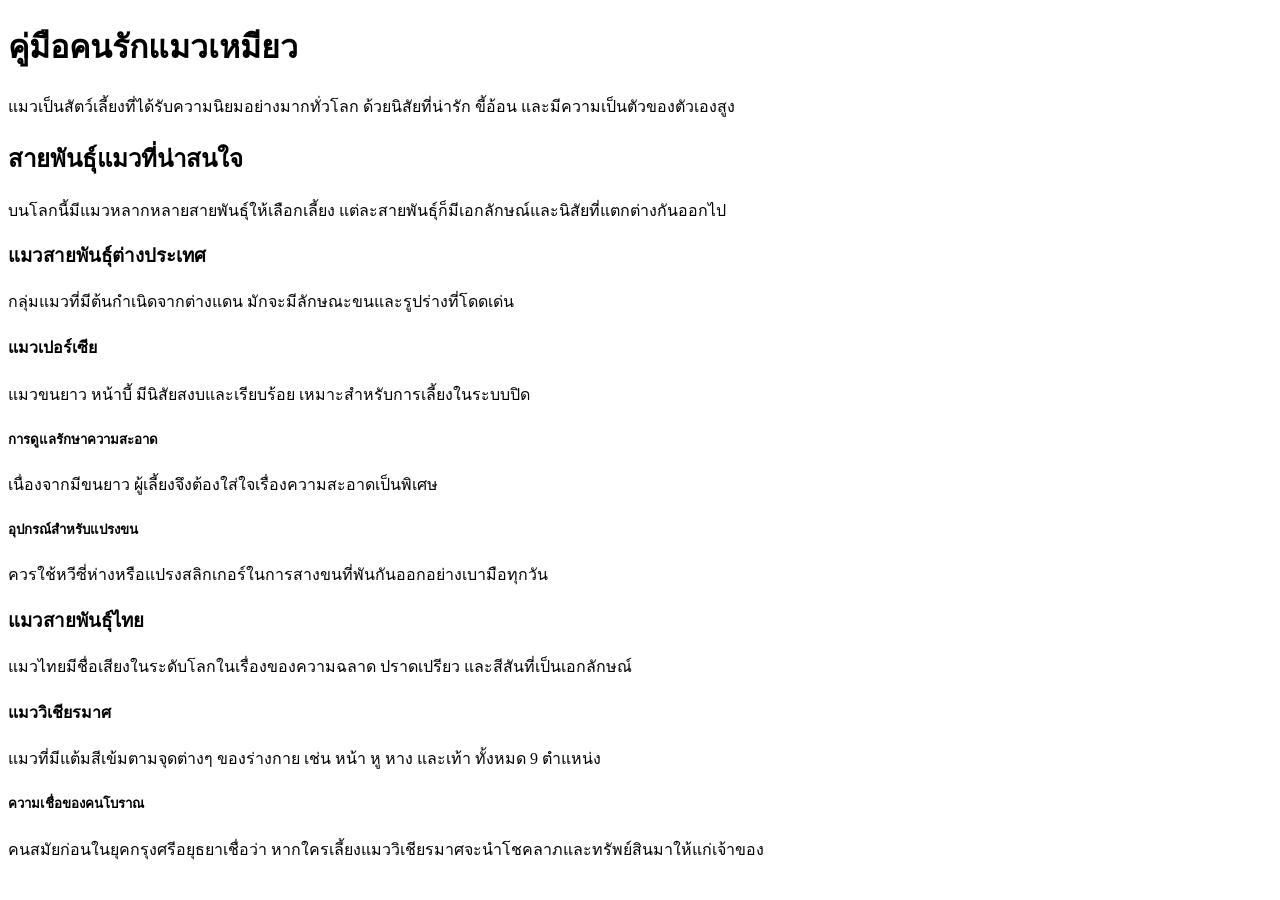
<file: HTML/Cat.html>
<!DOCTYPE html>
<html lang="en">
<head>
    <meta charset="UTF-8">
    <meta name="viewport" content="width=device-width, initial-scale=1.0">
    <title>คู่มือคนรักแมวเหมียว</title>
</head>
<body>
    <h1>คู่มือคนรักแมวเหมียว</h1>
    <p>แมวเป็นสัตว์เลี้ยงที่ได้รับความนิยมอย่างมากทั่วโลก ด้วยนิสัยที่น่ารัก ขี้อ้อน และมีความเป็นตัวของตัวเองสูง</p>

    <h2>สายพันธุ์แมวที่น่าสนใจ</h2>
    <p>บนโลกนี้มีแมวหลากหลายสายพันธุ์ให้เลือกเลี้ยง แต่ละสายพันธุ์ก็มีเอกลักษณ์และนิสัยที่แตกต่างกันออกไป</p>

    <h3>แมวสายพันธุ์ต่างประเทศ</h3>
    <p>กลุ่มแมวที่มีต้นกำเนิดจากต่างแดน มักจะมีลักษณะขนและรูปร่างที่โดดเด่น</p>

    <h4>แมวเปอร์เซีย</h4>
    <p>แมวขนยาว หน้าบี้ มีนิสัยสงบและเรียบร้อย เหมาะสำหรับการเลี้ยงในระบบปิด</p>

    <h5>การดูแลรักษาความสะอาด</h5>
    <p>เนื่องจากมีขนยาว ผู้เลี้ยงจึงต้องใส่ใจเรื่องความสะอาดเป็นพิเศษ</p>

    <h5>อุปกรณ์สำหรับแปรงขน</h5>
    <p>ควรใช้หวีซี่ห่างหรือแปรงสลิกเกอร์ในการสางขนที่พันกันออกอย่างเบามือทุกวัน</p>

    <h3>แมวสายพันธุ์ไทย</h3>
    <p>แมวไทยมีชื่อเสียงในระดับโลกในเรื่องของความฉลาด ปราดเปรียว และสีสันที่เป็นเอกลักษณ์</p>

    <h4>แมววิเชียรมาศ</h4>
    <p>แมวที่มีแต้มสีเข้มตามจุดต่างๆ ของร่างกาย เช่น หน้า หู หาง และเท้า ทั้งหมด 9 ตำแหน่ง</p>

    <h5>ความเชื่อของคนโบราณ</h5>
    <p>คนสมัยก่อนในยุคกรุงศรีอยุธยาเชื่อว่า หากใครเลี้ยงแมววิเชียรมาศจะนำโชคลาภและทรัพย์สินมาให้แก่เจ้าของ</p>
</body>
</html>
</file>
